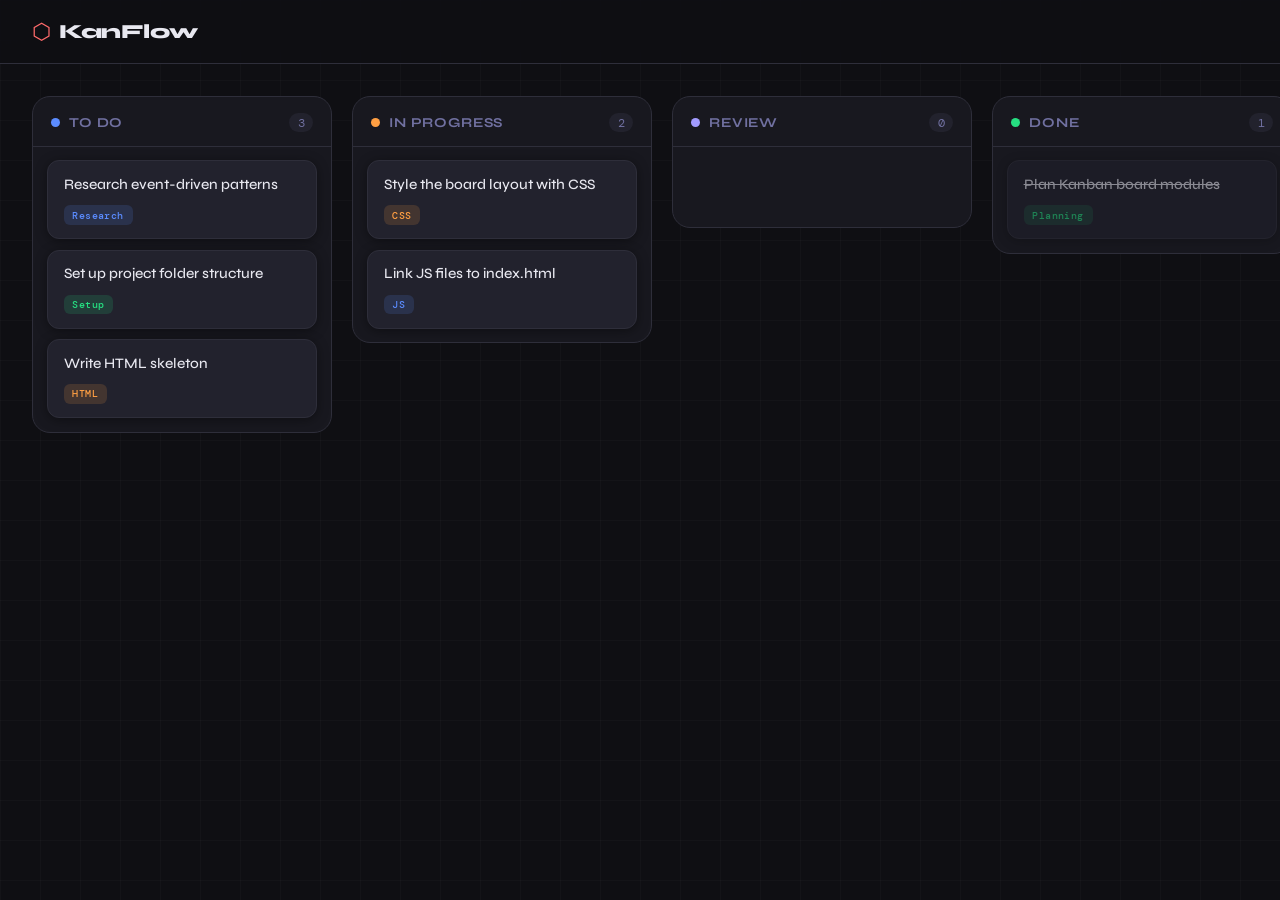
<file: module-1/index.html>
<!DOCTYPE html>
<html lang="en">
<head>
  <meta charset="UTF-8" />
  <meta name="viewport" content="width=device-width, initial-scale=1.0"/>
  <title>KanFlow Board</title>

  <link rel="preconnect" href="https://fonts.googleapis.com">
  <link href="https://fonts.googleapis.com/css2?family=Syne:wght@400;600;700;800&family=DM+Mono:wght@400;500&display=swap" rel="stylesheet">

  <link rel="stylesheet" href="style.css" />
</head>

<body>

  <!-- HEADER -->
  <header class="app-header">
    <div class="header-inner">
      <div class="logo">
        <span class="logo-icon">⬡</span>
        <h1>KanFlow</h1>
      </div>
    </div>
  </header>

  <!-- BOARD -->
  <main class="board" id="board">

    <!-- ================= TO DO ================= -->
    <section class="column" data-column="todo">
      <div class="column-header">
        <span class="column-dot dot-todo"></span>
        <h2 class="column-title">To Do</h2>
        <span class="column-count">3</span>
      </div>

      <div class="card-list" id="col-todo">

        <article class="card">
          <p class="card-title">Research event-driven patterns</p>
          <div class="card-footer">
            <span class="card-tag tag-blue">Research</span>
          </div>
        </article>

        <article class="card">
          <p class="card-title">Set up project folder structure</p>
          <div class="card-footer">
            <span class="card-tag tag-green">Setup</span>
          </div>
        </article>

        <article class="card">
          <p class="card-title">Write HTML skeleton</p>
          <div class="card-footer">
            <span class="card-tag tag-yellow">HTML</span>
          </div>
        </article>

      </div>
    </section>

    <!-- ================= IN PROGRESS ================= -->
    <section class="column" data-column="inprogress">
      <div class="column-header">
        <span class="column-dot dot-inprogress"></span>
        <h2 class="column-title">In Progress</h2>
        <span class="column-count">2</span>
      </div>

      <div class="card-list" id="col-inprogress">

        <article class="card">
          <p class="card-title">Style the board layout with CSS</p>
          <div class="card-footer">
            <span class="card-tag tag-yellow">CSS</span>
          </div>
        </article>

        <article class="card">
          <p class="card-title">Link JS files to index.html</p>
          <div class="card-footer">
            <span class="card-tag tag-blue">JS</span>
          </div>
        </article>

      </div>
    </section>

    <!-- ================= REVIEW ================= -->
    <section class="column" data-column="review" id="col-review">
      <div class="column-header">
        <span class="column-dot dot-review"></span>
        <h2 class="column-title">Review</h2>
        <span class="column-count">0</span>
      </div>

      <div class="card-list">
        <!-- Cards go here -->
      </div>
    </section>

    <!-- ================= DONE ================= -->
    <section class="column" data-column="done">
      <div class="column-header">
        <span class="column-dot dot-done"></span>
        <h2 class="column-title">Done</h2>
        <span class="column-count">1</span>
      </div>

      <div class="card-list" id="col-done">

        <article class="card card-done">
          <p class="card-title">Plan Kanban board modules</p>
          <div class="card-footer">
            <span class="card-tag tag-green">Planning</span>
          </div>
        </article>

      </div>
    </section>

  </main>

  <script src="js/main.js"></script>
</body>
</html>
</file>
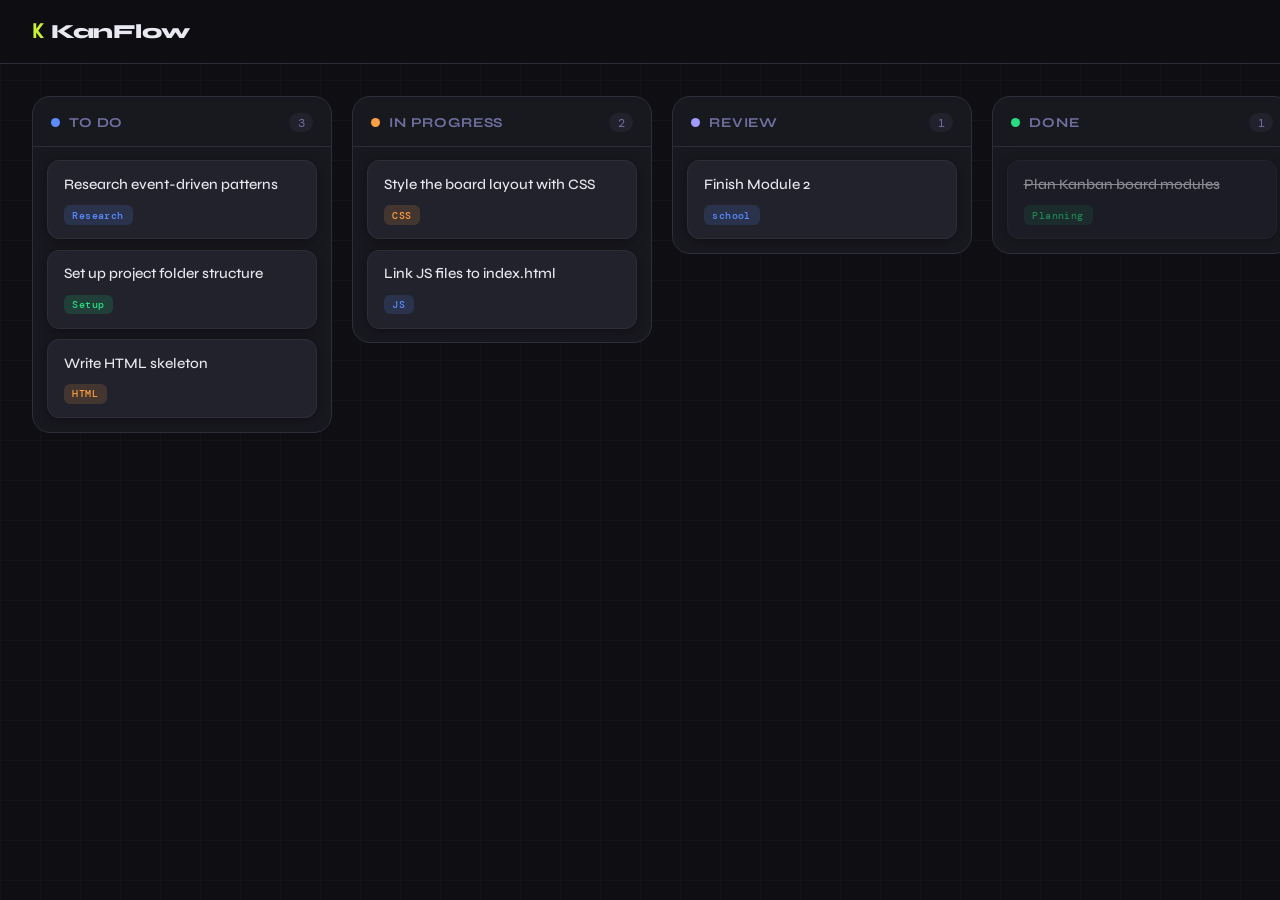
<file: module-2/index.html>
<!DOCTYPE html>
<html lang="en">
<head>
  <meta charset="UTF-8" />
  <meta name="viewport" content="width=device-width, initial-scale=1.0"/>
  <title>KanFlow Board</title>
  <link rel="preconnect" href="https://fonts.googleapis.com">
  <link href="https://fonts.googleapis.com/css2?family=Syne:wght@400;600;700;800&family=DM+Mono:wght@400;500&display=swap" rel="stylesheet">
  <link rel="stylesheet" href="style.css" />
</head>
<body>

  <header class="app-header">
    <div class="header-inner">
      <div class="logo">
        <span class="logo-icon">K</span>
        <h1>KanFlow</h1>
      </div>
    </div>
  </header>

  <!--
    NOTICE: The board is now empty in HTML.
    Cards and columns are rendered by JavaScript in board.js.
    Open js/board.js and follow the lesson guide to build renderBoard().
  -->
  <main class="board" id="board">
    <!-- Rendered by JavaScript -->
  </main>

  <script src="js/data.js"></script>
  <script src="js/board.js"></script>
  <script src="js/main.js"></script>
</body>
</html>
</file>
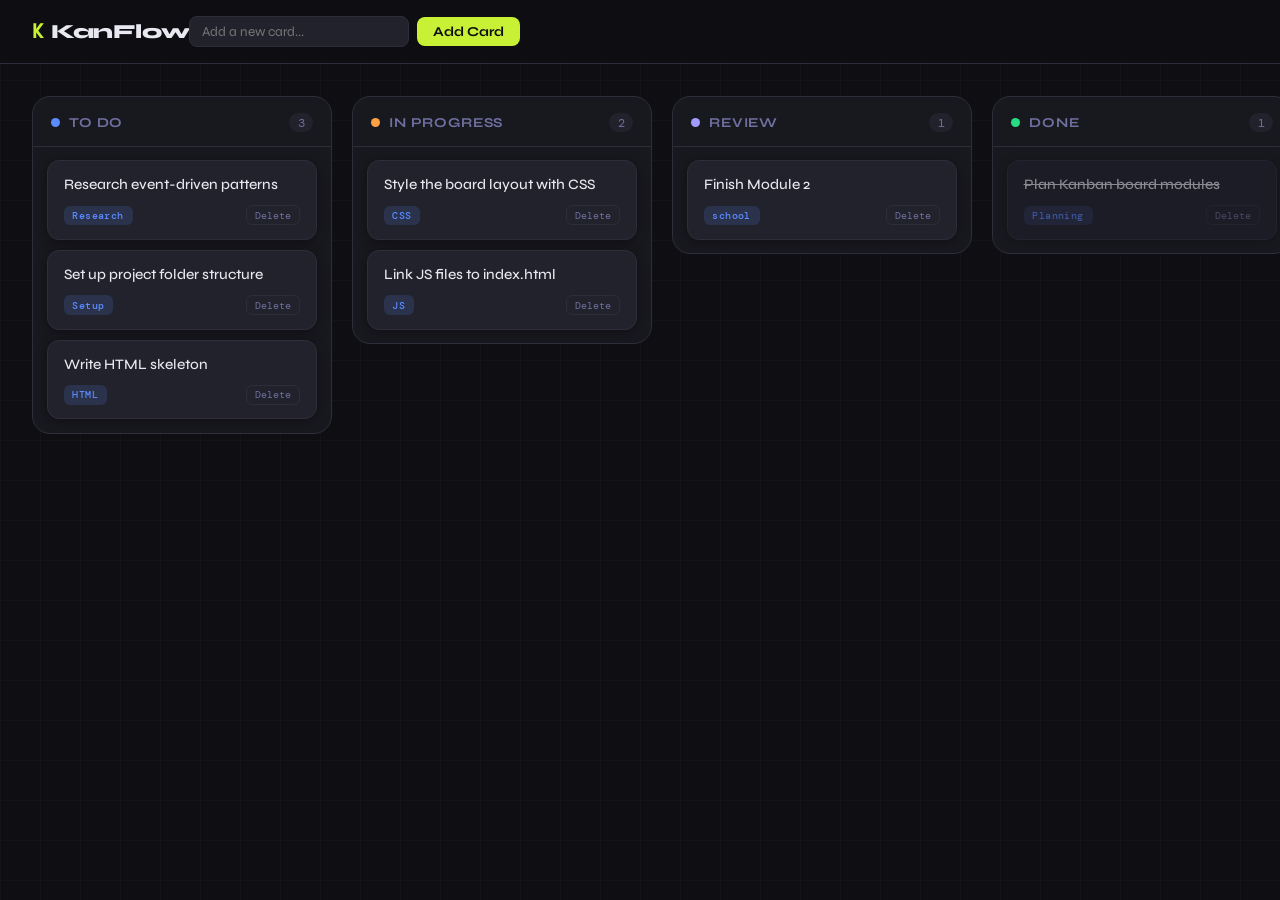
<file: module-3/module-2-starter/module-2/index.html>
<!DOCTYPE html>
<html lang="en">
<head>
  <meta charset="UTF-8" />
  <meta name="viewport" content="width=device-width, initial-scale=1.0"/>
  <title>KanFlow Board</title>
  <link rel="preconnect" href="https://fonts.googleapis.com">
  <link href="https://fonts.googleapis.com/css2?family=Syne:wght@400;600;700;800&family=DM+Mono:wght@400;500&display=swap" rel="stylesheet">
  <link rel="stylesheet" href="style.css" />
</head>
<body>

 <header class="app-header">
<div class="header-inner">
<div class="logo">
<span class="logo-icon">K</span>
<h1>KanFlow</h1>
</div>
<!-- ADD THIS SECTION -->
<div class="add-card-form">
<input
type="text"
id="card-input"
class="card-input"
placeholder="Add a new card..."
/>
<button id="add-card-btn" class="add-card-btn">Add Card</button>
</div>
</div>
</header>
 
  <!--
    NOTICE: The board is now empty in HTML.
    Cards and columns are rendered by JavaScript in board.js.
    Open js/board.js and follow the lesson guide to build renderBoard().
  -->
  <main class="board" id="board">
    <!-- Rendered by JavaScript -->
  </main>

  <script src="js/data.js"></script>
<script src="js/board.js"></script>
<script src="js/cards.js"></script>
<script src="js/main.js"></script>
</body>
</html>
</file>
<file: module-1/style.css>
/* =============================================
   KANFLOW — MODULE 1 STARTER CSS
   ============================================= */

:root {
  --bg:             #0f0f13;
  --surface:        #18181f;
  --surface-2:      #22222d;
  --border:         #2e2e3a;
  --text:           #e8e8f0;
  --text-muted:     #7070a0;
  --accent:         #ff6b6b;  /* ← Try changing this color! */
  --col-todo:       #5b8cff;
  --col-inprogress: #ff9f43;
  --col-done:       #26de81;
  --tag-blue:       rgba(91,140,255,0.15);
  --tag-green:      rgba(38,222,129,0.15);
  --tag-yellow:     rgba(255,159,67,0.15);
  --font-display:   'Syne', sans-serif;
  --font-mono:      'DM Mono', monospace;
  --radius-md:      12px;
  --radius-lg:      18px;
}

*, *::before, *::after { box-sizing: border-box; margin: 0; padding: 0; }

body {
  background-color: var(--bg);
  color: var(--text);
  font-family: var(--font-display);
  min-height: 100vh;
  display: flex;
  flex-direction: column;
  background-image:
    linear-gradient(rgba(255,255,255,0.02) 1px, transparent 1px),
    linear-gradient(90deg, rgba(255,255,255,0.02) 1px, transparent 1px);
  background-size: 40px 40px;
}

/* HEADER */
.app-header {
  border-bottom: 1px solid var(--border);
  padding: 0 2rem;
  height: 64px;
  display: flex;
  align-items: center;
  background: rgba(15,15,19,0.85);
  backdrop-filter: blur(12px);
  position: sticky;
  top: 0;
  z-index: 100;
}
.header-inner { width: 100%; display: flex; align-items: center; }
.logo         { display: flex; align-items: center; gap: 0.5rem; }
.logo-icon    { font-size: 1.4rem; color: var(--accent); }
.logo h1      { font-size: 1.25rem; font-weight: 800; letter-spacing: -0.02em; }

/* BOARD — Flexbox places columns side by side */
.board {
  display: flex;
  flex-direction: row;
  gap: 1.25rem;
  padding: 2rem;
  flex: 1;
  align-items: flex-start;
  overflow-x: auto;
}

/* COLUMN */
.column {
  background: var(--surface);
  border: 1px solid var(--border);
  border-radius: var(--radius-lg);
  min-width: 300px;
  flex: 1;
  max-width: 360px;
  display: flex;
  flex-direction: column;
  overflow: hidden;
}
.column-header {
  display: flex;
  align-items: center;
  gap: 0.6rem;
  padding: 1rem 1.1rem 0.85rem;
  border-bottom: 1px solid var(--border);
}
.dot-review {
    background: #a29bfe;
}
.column-dot     { width: 9px; height: 9px; border-radius: 50%; flex-shrink: 0; }
.dot-todo       { background: var(--col-todo); }
.dot-inprogress { background: var(--col-inprogress); }
.dot-done       { background: var(--col-done); }
.column-title {
  font-size: 0.85rem; font-weight: 700;
  letter-spacing: 0.06em; text-transform: uppercase;
  color: var(--text-muted); flex: 1;
}
.column-count {
  font-family: var(--font-mono); font-size: 0.75rem;
  color: var(--text-muted); background: var(--surface-2);
  border-radius: 999px; padding: 0.1rem 0.55rem;
}

/* CARD LIST */
.card-list {
  padding: 0.85rem;
  display: flex;
  flex-direction: column;
  gap: 0.65rem;
  min-height: 80px;
}

/* CARD */
.card {
  background: var(--surface-2);
  border: 1px solid var(--border);
  border-radius: var(--radius-md);
  padding: 0.85rem 1rem;
  cursor: grab;
  display: flex;
  flex-direction: column;
  gap: 0.6rem;
  box-shadow: 0 2px 12px rgba(0,0,0,0.4);
  transition: transform 0.15s ease, box-shadow 0.15s ease;
}
.card:hover    { transform: translateY(-2px); box-shadow: 0 6px 20px rgba(0,0,0,0.5); }
.card-done     { opacity: 0.55; }
.card-done .card-title { text-decoration: line-through; }
.card-title    { font-size: 0.9rem; font-weight: 500; line-height: 1.45; }
.card-footer   { display: flex; align-items: center; gap: 0.4rem; }

/* TAGS */
.card-tag {
  font-family: var(--font-mono); font-size: 0.65rem;
  font-weight: 500; padding: 0.2rem 0.55rem;
  border-radius: 6px; letter-spacing: 0.04em;
}
.tag-blue   { background: var(--tag-blue);   color: #5b8cff; }
.tag-green  { background: var(--tag-green);  color: #26de81; }
.tag-yellow { background: var(--tag-yellow); color: #ff9f43; }

/* RESPONSIVE */
@media (max-width: 768px) {
  .board  { flex-direction: column; padding: 1rem; }
  .column { min-width: unset; max-width: unset; width: 100%; }
}
</file>
<file: module-2/style.css>
/* =============================================
   KANFLOW - MODULE 2 STARTER CSS
   ============================================= */

:root {
  --bg:             #0f0f13;
  --surface:        #18181f;
  --surface-2:      #22222d;
  --border:         #2e2e3a;
  --text:           #e8e8f0;
  --text-muted:     #7070a0;
  --accent:         #c8f135;
  --col-todo:       #5b8cff;
  --col-inprogress: #ff9f43;
  --col-review:     #a29bfe;
  --col-done:       #26de81;
  --tag-blue:       rgba(91,140,255,0.15);
  --tag-green:      rgba(38,222,129,0.15);
  --tag-yellow:     rgba(255,159,67,0.15);
  --tag-purple:     rgba(162,155,254,0.15);
  --font-display:   'Syne', sans-serif;
  --font-mono:      'DM Mono', monospace;
  --radius-md:      12px;
  --radius-lg:      18px;
}

*, *::before, *::after { box-sizing: border-box; margin: 0; padding: 0; }

body {
  background-color: var(--bg);
  color: var(--text);
  font-family: var(--font-display);
  min-height: 100vh;
  display: flex;
  flex-direction: column;
  background-image:
    linear-gradient(rgba(255,255,255,0.02) 1px, transparent 1px),
    linear-gradient(90deg, rgba(255,255,255,0.02) 1px, transparent 1px);
  background-size: 40px 40px;
}

/* HEADER */
.app-header {
  border-bottom: 1px solid var(--border);
  padding: 0 2rem;
  height: 64px;
  display: flex;
  align-items: center;
  background: rgba(15,15,19,0.85);
  backdrop-filter: blur(12px);
  position: sticky;
  top: 0;
  z-index: 100;
}
.header-inner { width: 100%; display: flex; align-items: center; }
.logo         { display: flex; align-items: center; gap: 0.5rem; }
.logo-icon    { font-size: 1.2rem; font-weight: 800; color: var(--accent); font-family: var(--font-mono); }
.logo h1      { font-size: 1.25rem; font-weight: 800; letter-spacing: -0.02em; }

/* BOARD */
.board {
  display: flex;
  flex-direction: row;
  gap: 1.25rem;
  padding: 2rem;
  flex: 1;
  align-items: flex-start;
  overflow-x: auto;
}

/* COLUMN */
.column {
  background: var(--surface);
  border: 1px solid var(--border);
  border-radius: var(--radius-lg);
  min-width: 300px;
  flex: 1;
  max-width: 360px;
  display: flex;
  flex-direction: column;
  overflow: hidden;
}
.column-header {
  display: flex;
  align-items: center;
  gap: 0.6rem;
  padding: 1rem 1.1rem 0.85rem;
  border-bottom: 1px solid var(--border);
}
.column-dot     { width: 9px; height: 9px; border-radius: 50%; flex-shrink: 0; }
.dot-todo       { background: var(--col-todo); }
.dot-inprogress { background: var(--col-inprogress); }
.dot-review     { background: var(--col-review); }
.dot-done       { background: var(--col-done); }
.column-title {
  font-size: 0.85rem; font-weight: 700;
  letter-spacing: 0.06em; text-transform: uppercase;
  color: var(--text-muted); flex: 1;
}
.column-count {
  font-family: var(--font-mono); font-size: 0.75rem;
  color: var(--text-muted); background: var(--surface-2);
  border-radius: 999px; padding: 0.1rem 0.55rem;
}
.dot-purple {
  background-color: purple;
}

/* CARD LIST */
.card-list {
  padding: 0.85rem;
  display: flex;
  flex-direction: column;
  gap: 0.65rem;
  min-height: 80px;
}

/* CARD */
.card {
  background: var(--surface-2);
  border: 1px solid var(--border);
  border-radius: var(--radius-md);
  padding: 0.85rem 1rem;
  cursor: grab;
  display: flex;
  flex-direction: column;
  gap: 0.6rem;
  box-shadow: 0 2px 12px rgba(0,0,0,0.4);
  transition: transform 0.15s ease, box-shadow 0.15s ease;
}
.card:hover    { transform: translateY(-2px); box-shadow: 0 6px 20px rgba(0,0,0,0.5); }
.card-done     { opacity: 0.55; }
.card-done .card-title { text-decoration: line-through; }
.card-title    { font-size: 0.9rem; font-weight: 500; line-height: 1.45; }
.card-footer   { display: flex; align-items: center; gap: 0.4rem; }

/* TAGS */
.card-tag {
  font-family: var(--font-mono); font-size: 0.65rem;
  font-weight: 500; padding: 0.2rem 0.55rem;
  border-radius: 6px; letter-spacing: 0.04em;
}
.tag-blue   { background: var(--tag-blue);   color: #5b8cff; }
.tag-green  { background: var(--tag-green);  color: #26de81; }
.tag-yellow { background: var(--tag-yellow); color: #ff9f43; }
.tag-purple { background: var(--tag-purple); color: #a29bfe; }

/* RESPONSIVE */
@media (max-width: 768px) {
  .board  { flex-direction: column; padding: 1rem; }
  .column { min-width: unset; max-width: unset; width: 100%; }
}
</file>
<file: module-3/module-2-starter/module-2/style.css>
/* =============================================
   KANFLOW - MODULE 2 STARTER CSS
   ============================================= */

:root {
  --bg:             #0f0f13;
  --surface:        #18181f;
  --surface-2:      #22222d;
  --border:         #2e2e3a;
  --text:           #e8e8f0;
  --text-muted:     #7070a0;
  --accent:         #c8f135;
  --col-todo:       #5b8cff;
  --col-inprogress: #ff9f43;
  --col-review:     #a29bfe;
  --col-done:       #26de81;
  --tag-blue:       rgba(91,140,255,0.15);
  --tag-green:      rgba(38,222,129,0.15);
  --tag-yellow:     rgba(255,159,67,0.15);
  --tag-purple:     rgba(162,155,254,0.15);
  --font-display:   'Syne', sans-serif;
  --font-mono:      'DM Mono', monospace;
  --radius-md:      12px;
  --radius-lg:      18px;
}

*, *::before, *::after { box-sizing: border-box; margin: 0; padding: 0; }

body {
  background-color: var(--bg);
  color: var(--text);
  font-family: var(--font-display);
  min-height: 100vh;
  display: flex;
  flex-direction: column;
  background-image:
    linear-gradient(rgba(255,255,255,0.02) 1px, transparent 1px),
    linear-gradient(90deg, rgba(255,255,255,0.02) 1px, transparent 1px);
  background-size: 40px 40px;
}

/* HEADER */
.app-header {
  border-bottom: 1px solid var(--border);
  padding: 0 2rem;
  height: 64px;
  display: flex;
  align-items: center;
  background: rgba(15,15,19,0.85);
  backdrop-filter: blur(12px);
  position: sticky;
  top: 0;
  z-index: 100;
}
.header-inner { width: 100%; display: flex; align-items: center; }
.logo         { display: flex; align-items: center; gap: 0.5rem; }
.logo-icon    { font-size: 1.2rem; font-weight: 800; color: var(--accent); font-family: var(--font-mono); }
.logo h1      { font-size: 1.25rem; font-weight: 800; letter-spacing: -0.02em; }

/* BOARD */
.board {
  display: flex;
  flex-direction: row;
  gap: 1.25rem;
  padding: 2rem;
  flex: 1;
  align-items: flex-start;
  overflow-x: auto;
}

/* COLUMN */
.column {
  background: var(--surface);
  border: 1px solid var(--border);
  border-radius: var(--radius-lg);
  min-width: 300px;
  flex: 1;
  max-width: 360px;
  display: flex;
  flex-direction: column;
  overflow: hidden;
}
.column-header {
  display: flex;
  align-items: center;
  gap: 0.6rem;
  padding: 1rem 1.1rem 0.85rem;
  border-bottom: 1px solid var(--border);
}
.column-dot     { width: 9px; height: 9px; border-radius: 50%; flex-shrink: 0; }
.dot-todo       { background: var(--col-todo); }
.dot-inprogress { background: var(--col-inprogress); }
.dot-review     { background: var(--col-review); }
.dot-done       { background: var(--col-done); }
.column-title {
  font-size: 0.85rem; font-weight: 700;
  letter-spacing: 0.06em; text-transform: uppercase;
  color: var(--text-muted); flex: 1;
}
.column-count {
  font-family: var(--font-mono); font-size: 0.75rem;
  color: var(--text-muted); background: var(--surface-2);
  border-radius: 999px; padding: 0.1rem 0.55rem;
}
.dot-purple {
  background-color: purple;
}

/* CARD LIST */
.card-list {
  padding: 0.85rem;
  display: flex;
  flex-direction: column;
  gap: 0.65rem;
  min-height: 80px;
}

/* CARD */
.card {
  background: var(--surface-2);
  border: 1px solid var(--border);
  border-radius: var(--radius-md);
  padding: 0.85rem 1rem;
  cursor: grab;
  display: flex;
  flex-direction: column;
  gap: 0.6rem;
  box-shadow: 0 2px 12px rgba(0,0,0,0.4);
  transition: transform 0.15s ease, box-shadow 0.15s ease;
}
.card:hover    { transform: translateY(-2px); box-shadow: 0 6px 20px rgba(0,0,0,0.5); }
.card-done     { opacity: 0.55; }
.card-done .card-title { text-decoration: line-through; }
.card-title    { font-size: 0.9rem; font-weight: 500; line-height: 1.45; }
.card-footer   { display: flex; align-items: center; gap: 0.4rem; }

/* TAGS */
.card-tag {
  font-family: var(--font-mono); font-size: 0.65rem;
  font-weight: 500; padding: 0.2rem 0.55rem;
  border-radius: 6px; letter-spacing: 0.04em;
}
.tag-blue   { background: var(--tag-blue);   color: #5b8cff; }
.tag-green  { background: var(--tag-green);  color: #26de81; }
.tag-yellow { background: var(--tag-yellow); color: #ff9f43; }
.tag-purple { background: var(--tag-purple); color: #a29bfe; }

/* RESPONSIVE */
@media (max-width: 768px) {
  .board  { flex-direction: column; padding: 1rem; }
  .column { min-width: unset; max-width: unset; width: 100%; }
}

.add-card-form {
display: flex;
gap: 0.5rem;
align-items: center;
}
.card-input {

background: var(--surface-2);
border: 1px solid var(--border);
border-radius: 8px;
padding: 0.4rem 0.75rem;
color: var(--text);
font-family: var(--font-display);
font-size: 0.85rem;
width: 220px;
outline: none;
}
.card-input:focus {
border-color: var(--accent);
}
.add-card-btn {
background: var(--accent);
color: #0f0f13;
border: none;
border-radius: 8px;
padding: 0.4rem 1rem;
font-family: var(--font-display);
font-weight: 700;
font-size: 0.85rem;
cursor: pointer;
}
.add-card-btn:hover {
opacity: 0.85;
}
.delete-btn {
margin-left: auto;
background: transparent;
border: 1px solid var(--border);
border-radius: 6px;
color: var(--text-muted);
font-size: 0.65rem;
padding: 0.15rem 0.5rem;
cursor: pointer;
font-family: var(--font-mono);
transition: border-color 0.15s, color 0.15s;
}
.delete-btn:hover {
border-color: var(--col-todo);
color: var(--col-todo);
}
</file>
